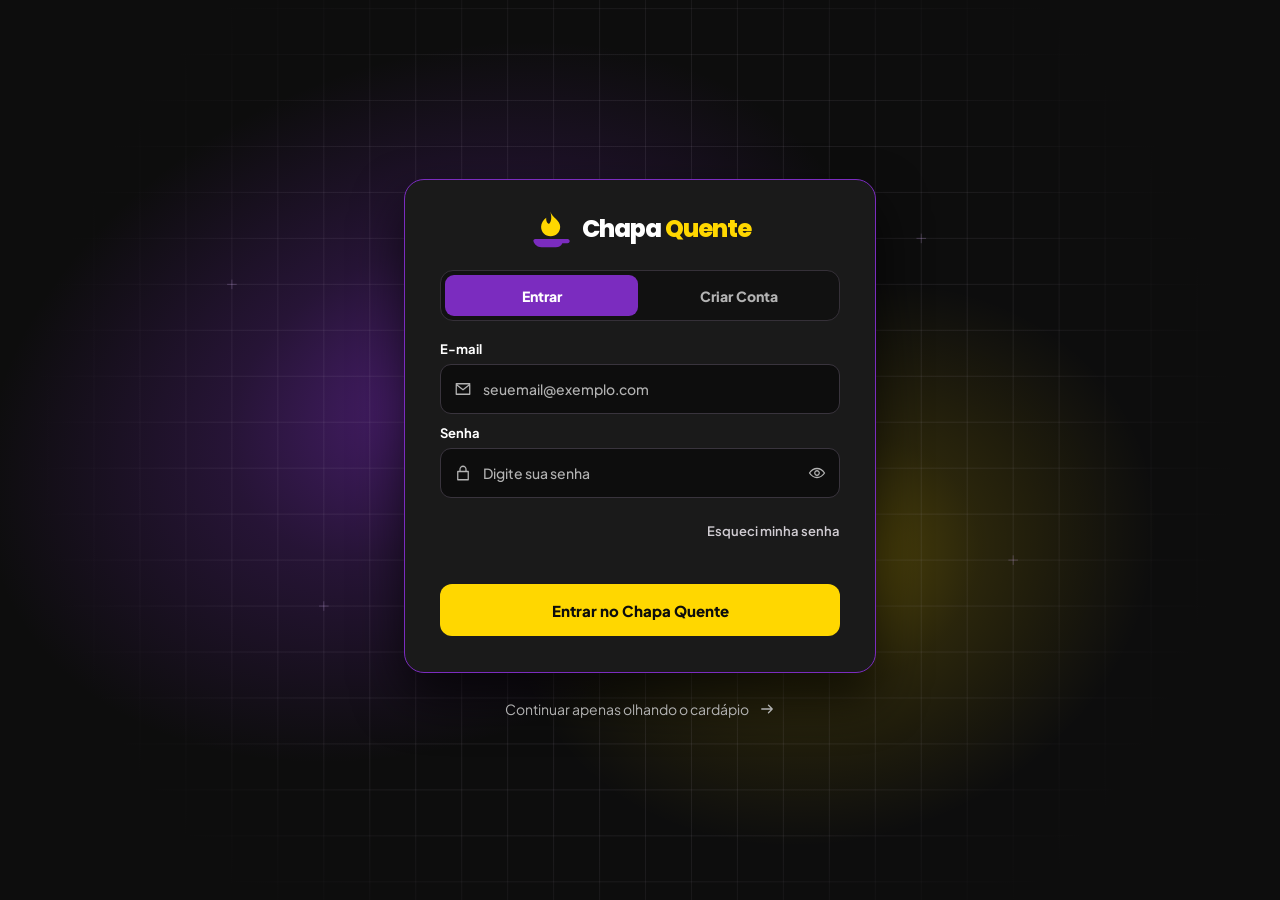
<file: page/index.html>
<!DOCTYPE html>
<html lang="pt-BR">
<head>
  <meta charset="UTF-8">
  <meta name="viewport" content="width=device-width, initial-scale=1.0">
  <meta name="description" content="Entre ou crie sua conta no Chapa Quente.">
  
  <title>Chapa Quente</title>
  <link rel="preconnect" href="https://fonts.googleapis.com">
  <link rel="preconnect" href="https://fonts.gstatic.com" crossorigin>
  <link href="https://fonts.googleapis.com/css2?family=Plus+Jakarta+Sans:wght@500;600;700;800&family=Poppins:wght@800&display=swap" rel="stylesheet">
  <link rel="stylesheet" href="style.css">
  <script src="script.js" defer></script>
</head>
<body>
  <main class="access">
    <section class="card">
      <h1 class="brand">
        <img src="assets/logo.svg" width="44" height="44" alt="">
        <span>Chapa <strong>Quente</strong></span>
      </h1>

      <div class="tabs" role="tablist">
        <button id="login-tab" class="tab active" type="button" role="tab" data-target="login-panel">Entrar</button>
        <button id="register-tab" class="tab" type="button" role="tab" data-target="register-panel" tabindex="-1">Criar Conta</button>
      </div>

      <form id="login-panel" class="form" role="tabpanel" method="POST" action="../action/logarUsuario.php">
        <div class="field">
          <label for="login-email">E-mail</label>
          <div class="input-wrap">
            <img src="assets/mail.svg" width="18" height="18" alt="">
            <input id="login-email" name="email" type="email" autocomplete="email" placeholder="seuemail@exemplo.com" required>
          </div>
        </div>
        <div class="field">
          <label for="login-password">Senha</label>
          <div class="input-wrap">
            <img src="assets/lock.svg" width="18" height="18" alt="">
            <input id="login-password" name="password" type="password" autocomplete="current-password" placeholder="Digite sua senha" required>
            <button class="show-password" type="button" title="Mostrar senha" data-target="login-password">
              <img src="assets/eye.svg" width="18" height="18" alt="">
            </button>
          </div>
        </div>
        <button class="forgot" type="button">Esqueci minha senha</button>
        <button class="primary" type="submit">Entrar no Chapa Quente</button>
      </form>

      <form id="register-panel" class="form" role="tabpanel"  method="post" action="../action/criarUsuario.php" hidden>
        <div class="field">
          <label for="register-name">Nome completo</label>
          <div class="input-wrap">
            <img src="assets/user.svg" width="18" height="18" alt="">
            <input id="register-name" name="name" type="text" autocomplete="name" placeholder="Seu nome e sobrenome" required>
          </div>
        </div>
        <div class="field">
          <label for="register-email">E-mail</label>
          <div class="input-wrap">
            <img src="assets/mail.svg" width="18" height="18" alt="">
            <input id="register-email" name="email" type="email" autocomplete="email" placeholder="seuemail@exemplo.com" required>
          </div>
        </div>
        <div class="field">
          <label for="register-phone">Telefone (WhatsApp)</label>
          <div class="input-wrap">
            <img src="assets/phone.svg" width="18" height="18" alt="">
            <input id="register-phone" name="phone" type="tel" autocomplete="tel" placeholder="(11) 99999-9999">
          </div>
        </div>
        <div class="field">
          <label for="register-password">Senha</label>
          <div class="input-wrap">
            <img src="assets/lock.svg" width="18" height="18" alt="">
            <input id="register-password" name="password" type="password" autocomplete="new-password" placeholder="Crie uma senha" required>
            <button class="show-password" type="button" title="Mostrar senha" data-target="register-password">
              <img src="assets/eye.svg" width="18" height="18" alt="">
            </button>
          </div>
        </div>
        <button class="primary" type="submit">Finalizar Cadastro</button>
      </form>

      <p id="feedback" class="feedback" role="status" hidden></p>
    </section>
    <footer>
      <!-- Substitua o destino quando a página do cardápio estiver pronta. -->
      <a class="browse" href="#cardapio">Continuar apenas olhando o cardápio <img src="assets/arrow.svg" width="18" height="18" alt=""></a>
    </footer>
  </main>
</body>
</html>
</file>
<file: page/style.css>
:root {
  color-scheme: dark;
  --background: #0d0d0d;
  --surface: #1a1a1a;
  --purple: #7b2cbf;
  --yellow: #ffd700;
  --muted: #b3b3b3;
}

* { box-sizing: border-box; }

body {
  margin: 0;
  min-height: 100vh;
  background: var(--background) url("assets/background.svg") center / cover fixed no-repeat;
  color: #fff;
  font-family: "Plus Jakarta Sans", Arial, sans-serif;
  font-size: 14px;
}

button, input { font: inherit; }
button, a { -webkit-tap-highlight-color: transparent; }
button { cursor: pointer; }
[hidden] { display: none !important; }

.access {
  display: flex;
  min-height: 100vh;
  min-height: 100svh;
  flex-direction: column;
  align-items: center;
  justify-content: center;
  gap: 24px;
  padding: 36px 20px;
}

.card {
  width: 100%;
  max-width: 472px;
  padding: 27px 35px 36px;
  background: var(--surface);
  border: 1px solid var(--purple);
  border-radius: 20px;
  box-shadow: 0 24px 50px #000000ad;
}

.brand {
  display: flex;
  align-items: center;
  justify-content: center;
  gap: 9px;
  margin: 0 0 19px;
  font-family: Poppins, Arial, sans-serif;
  font-size: 24px;
  font-weight: 800;
  letter-spacing: -1px;
  line-height: 44px;
}
.brand img { flex-shrink: 0; }
.brand strong { color: var(--yellow); font-weight: 800; }

.tabs {
  display: flex;
  gap: 4px;
  padding: 4px;
  height: 51px;
  margin-bottom: 20px;
  background: #111;
  border: 1px solid #353038;
  border-radius: 13px;
}
.tab {
  flex: 1;
  padding: 0 8px;
  border: 0;
  border-radius: 9px;
  background: transparent;
  color: var(--muted);
  font-weight: 800;
}
.tab.active { background: var(--purple); color: #fff; }
.tab:hover { color: #fff; }

.form { display: flex; flex-direction: column; gap: 11px; }
.field { display: flex; flex-direction: column; gap: 7px; }
.field label { font-size: 13px; font-weight: 700; line-height: 16px; }
.input-wrap {
  display: flex;
  align-items: center;
  gap: 11px;
  height: 50px;
  padding-left: 13px;
  border: 1px solid #39343d;
  border-radius: 11px;
  background: var(--background);
}
.input-wrap > img { flex-shrink: 0; }
.input-wrap:focus-within { border-color: #a954f0; box-shadow: 0 0 0 2px #7b2cbf20; }
.input-wrap input {
  width: 100%;
  min-width: 0;
  height: 100%;
  padding: 0 12px 0 0;
  border: 0;
  outline: none;
  background: transparent;
  color: #fff;
  font-weight: 500;
}
input::placeholder { opacity: 1; color: var(--muted); }
.show-password {
  display: flex;
  align-items: center;
  justify-content: center;
  flex-shrink: 0;
  width: 44px;
  height: 44px;
  padding: 0;
  border: 0;
  border-radius: 9px;
  background: transparent;
}
.show-password:hover { background: #271a31; }
.show-password.active { background: #2d193e; }
.forgot {
  align-self: flex-end;
  min-height: 44px;
  padding: 0;
  border: 0;
  background: transparent;
  color: #d1cdd3;
  font-size: 13px;
  font-weight: 600;
}
.forgot:hover, .browse:hover { color: #fff; }
.primary {
  width: 100%;
  min-height: 52px;
  margin-top: 20px;
  padding: 12px;
  border: 0;
  border-radius: 12px;
  background: var(--yellow);
  color: var(--background);
  font-size: 15px;
  font-weight: 800;
}
.primary:hover { background: #ffe34d; }
.primary:active { transform: translateY(1px); }
.feedback { margin: 18px 0 0; color: #dfbaff; line-height: 1.6; }
.browse {
  display: flex;
  align-items: center;
  justify-content: center;
  gap: 9px;
  min-height: 24px;
  color: var(--muted);
  text-align: center;
  text-decoration: none;
  line-height: 1.5;
}
button:focus-visible, a:focus-visible { outline: 2px solid #c88aff; outline-offset: 4px; }

@media (max-width: 520px) {
  .access { padding: 28px 18px; }
  .card { padding: 25px 22px 28px; }
  .brand { font-size: 22px; }
  .browse { font-size: 12px; }
}
</file>
